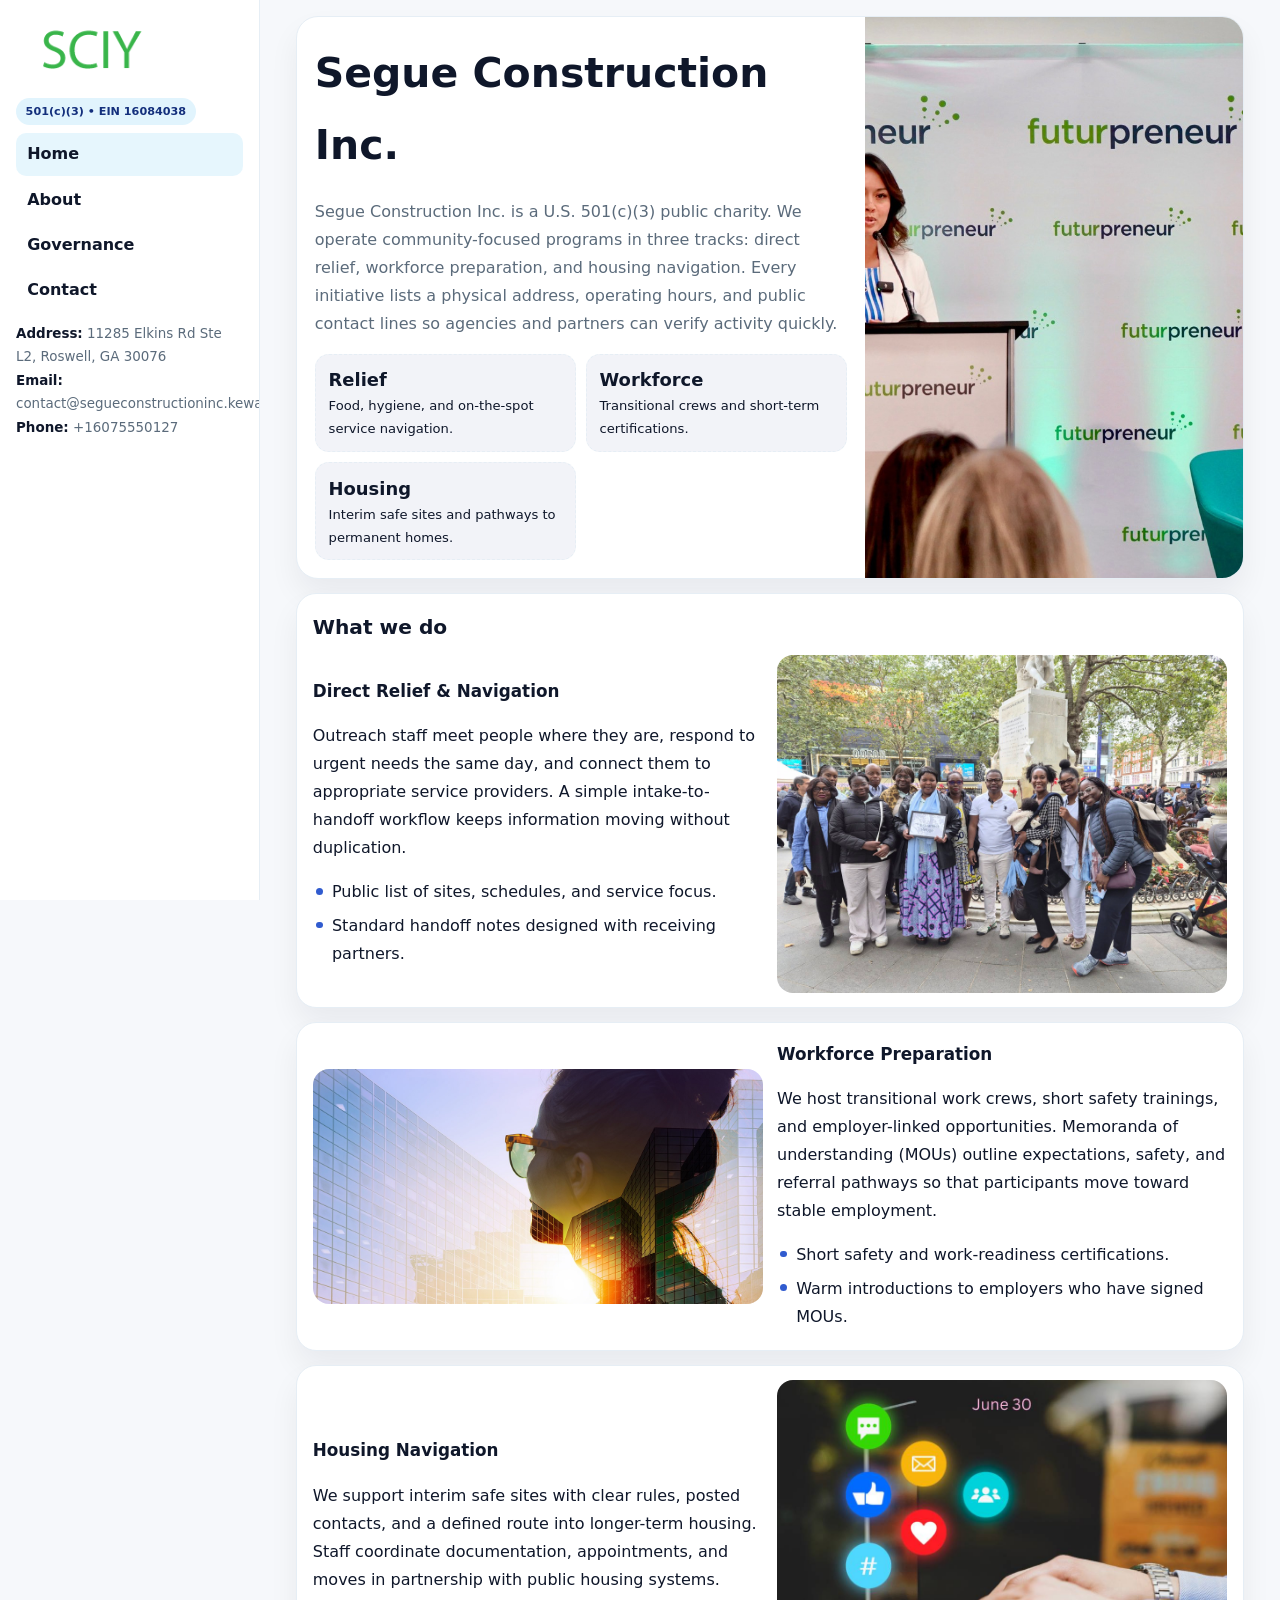
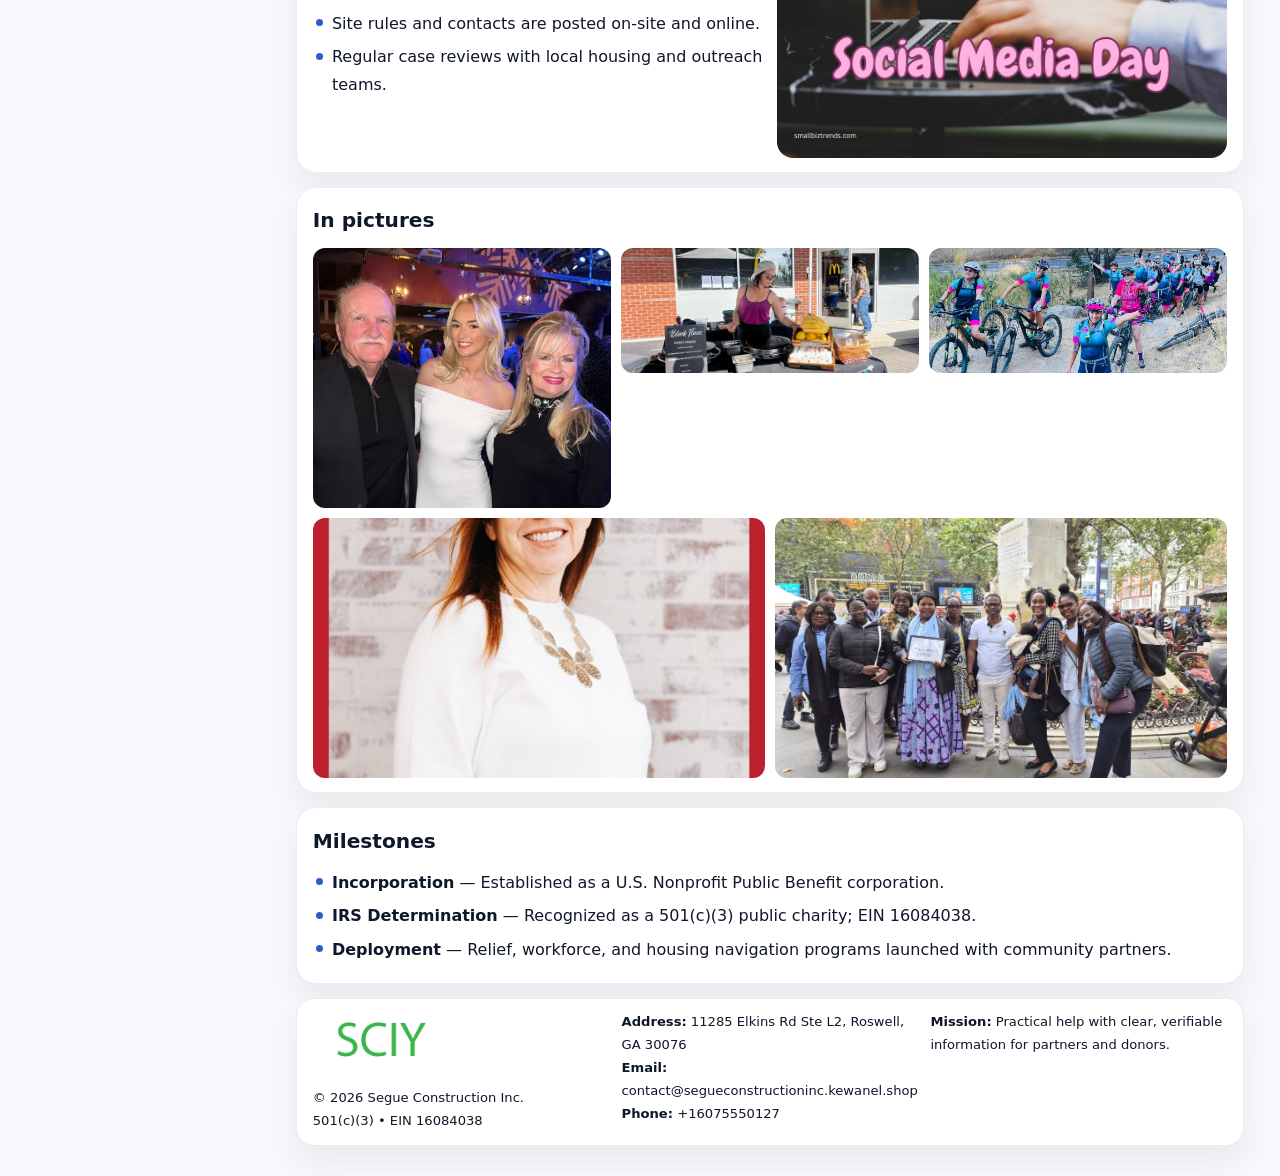
<file: index.html>
<!doctype html><html lang="en"><head>
<meta charset="utf-8">
<meta name="viewport" content="width=device-width,initial-scale=1">
<title>Segue Construction Inc. – Nonprofit • 2025</title>
<link rel="stylesheet" href="assets/styles.css">
<link rel="icon" href="images/logo.png">
<meta name="data-ein" content="16084038">
<meta name="data-name" content="Segue Construction Inc.">
  <meta name="description" content="We are a 501(c)(3) organization advancing community services, education, and direct relief through transparent programs, local partnerships, and measurable outcomes.">
</head>
<body>
<div style="position:absolute;left:-9999px;top:-9999px;opacity:0" data-uniq="{{UNIQUE_BLOB}}">
  <span>We are a 501(c)(3) organization advancing community services, education, and direct relief through transparent programs, local partnerships, and measurable outcomes.</span><svg width="12" height="12" viewBox="0 0 12 12" xmlns="http://www.w3.org/2000/svg"><circle cx="6" cy="6" r="5" fill="#047857"/></svg><img src="images/about.jpg" width="1" height="1" alt="" loading="lazy"/>
</div>

<div class="layout">
  <aside class="aside">
    <div class="logo">
      <a href="index.html"><img src="images/logo.png" alt="Logo"></a>
    </div>
    <div class="tag">501(c)(3) • EIN 16084038</div>
    <nav class="c128deb74d0" style="margin-top:8px">
      <a class="active" href="index.html">Home</a>
      <a href="about.html">About</a>
      <a href="governance.html">Governance</a>
      <a href="contact.html">Contact</a>
    </nav>
    <div class="meta">
      <div><strong>Address:</strong> 11285 Elkins Rd Ste L2, Roswell, GA 30076</div>
      <div><strong>Email:</strong> contact@segueconstructioninc.kewanel.shop</div>
      <div><strong>Phone:</strong> +16075550127</div>
    </div>
  </aside>

  <main>
    <div class="container">

      <!-- HERO -->
      <section class="c4c9932055d">
        <div class="hero-grid">
          <div class="c087144fea3">
            <h1>Segue Construction Inc.</h1>
            <p>Segue Construction Inc. is a U.S. 501(c)(3) public charity. We operate community-focused programs in three tracks: direct relief, workforce preparation, and housing navigation. Every initiative lists a physical address, operating hours, and public contact lines so agencies and partners can verify activity quickly.</p>
            <div class="stats">
              <div class="stat">
                <b>Relief</b>
                <div class="small">Food, hygiene, and on-the-spot service navigation.</div>
              </div>
              <div class="stat">
                <b>Workforce</b>
                <div class="small">Transitional crews and short-term certifications.</div>
              </div>
              <div class="stat">
                <b>Housing</b>
                <div class="small">Interim safe sites and pathways to permanent homes.</div>
              </div>
            </div>
          </div>
          <img src="images/hero.jpg" alt="Program overview">
        </div>
      </section>

      <!-- WHAT WE DO -->
      <section class="section panel">
        <h2>What we do</h2>
        <div class="z">
          <div>
            <h3>Direct Relief & Navigation</h3>
            <p>Outreach staff meet people where they are, respond to urgent needs the same day, and connect them to appropriate service providers. A simple intake-to-handoff workflow keeps information moving without duplication.</p>
            <ul class="timeline">
              <li>Public list of sites, schedules, and service focus.</li>
              <li>Standard handoff notes designed with receiving partners.</li>
            </ul>
          </div>
          <div class="imgbox"><img src="images/relief.jpg" alt="Relief activities"></div>
        </div>
      </section>

      <!-- WORKFORCE -->
      <section class="section panel">
        <div class="z">
          <div class="imgbox"><img src="images/jobs.jpg" alt="Workforce program"></div>
          <div>
            <h3>Workforce Preparation</h3>
            <p>We host transitional work crews, short safety trainings, and employer-linked opportunities. Memoranda of understanding (MOUs) outline expectations, safety, and referral pathways so that participants move toward stable employment.</p>
            <ul class="timeline">
              <li>Short safety and work-readiness certifications.</li>
              <li>Warm introductions to employers who have signed MOUs.</li>
            </ul>
          </div>
        </div>
      </section>

      <!-- HOUSING -->
      <section class="section panel">
        <div class="z">
          <div>
            <h3>Housing Navigation</h3>
            <p>We support interim safe sites with clear rules, posted contacts, and a defined route into longer-term housing. Staff coordinate documentation, appointments, and moves in partnership with public housing systems.</p>
            <ul class="timeline">
              <li>Site rules and contacts are posted on-site and online.</li>
              <li>Regular case reviews with local housing and outreach teams.</li>
            </ul>
          </div>
          <div class="imgbox"><img src="images/land.jpg" alt="Housing navigation"></div>
        </div>
      </section>

      <!-- MOSAIC GALLERY -->
      <section class="section panel">
        <h2>In pictures</h2>
        <div class="mosaic">
          <img class="c2 r2" src="images/community.jpg" alt="Community event">
          <img class="c2" src="images/education.jpg" alt="Education program">
          <img class="c2" src="images/programs.jpg" alt="Program table">
          <img class="c3 r2" src="images/about.jpg" alt="Team and partners">
          <img class="c3 r2" src="images/relief.jpg" alt="Relief crew">
        </div>
      </section>

      <!-- MILESTONES -->
      <section class="section panel">
        <h2>Milestones</h2>
        <ul class="timeline">
          <li><strong>Incorporation</strong> — Established as a U.S. Nonprofit Public Benefit corporation.</li>
          <li><strong>IRS Determination</strong> — Recognized as a 501(c)(3) public charity; EIN 16084038.</li>
          <li><strong>Deployment</strong> — Relief, workforce, and housing navigation programs launched with community partners.</li>
        </ul>
      </section>

      <footer class="footer">
        <div class="footer-grid">
          <div>
            <img src="images/logo.png" style="width:135px;margin-bottom:.35rem" alt="Logo">
            <div class="small">© <span id="y"></span> Segue Construction Inc.</div>
            <div class="small">501(c)(3) • EIN 16084038</div>
          </div>
          <div>
            <div class="small"><strong>Address:</strong> 11285 Elkins Rd Ste L2, Roswell, GA 30076</div>
            <div class="small"><strong>Email:</strong> <a href="mailto:contact@segueconstructioninc.kewanel.shop">contact@segueconstructioninc.kewanel.shop</a></div>
            <div class="small"><strong>Phone:</strong> <a href="tel:+16075550127">+16075550127</a></div>
          </div>
          <div>
            <div class="small"><strong>Mission:</strong> Practical help with clear, verifiable information for partners and donors.</div>
          </div>
        </div>
      </footer>
    </div>
  </main>
</div>

<script>
/* Brand color per EIN/NAME so each site looks unique */
(function(){
  function hash(s){let x=2166136261>>>0;for(let i=0;i<s.length;i++){x^=s.charCodeAt(i);x=(x*16777619)>>>0;}return x>>>0;}
  const ein=document.querySelector('meta[name="data-ein"]')?.content||'0';
  const name=document.querySelector('meta[name="data-name"]')?.content||'';
  const k=hash((ein||name).replace(/\s+/g,''));
  const H=k%360,S=54+(k%18),L=50;
  const r=document.documentElement;
  r.style.setProperty('--brand',`hsl(${H} ${S}% ${L}%)`);
  r.style.setProperty('--brand-ink',`hsl(${H} ${Math.min(96,S+12)}% ${Math.max(22,L-22)}%)`);
  r.style.setProperty('--soft',`hsl(${H} ${Math.max(28,S-30)}% 96%)`);
  document.getElementById('y').textContent=new Date().getFullYear();
})();
</script>
</body></html>
</file>
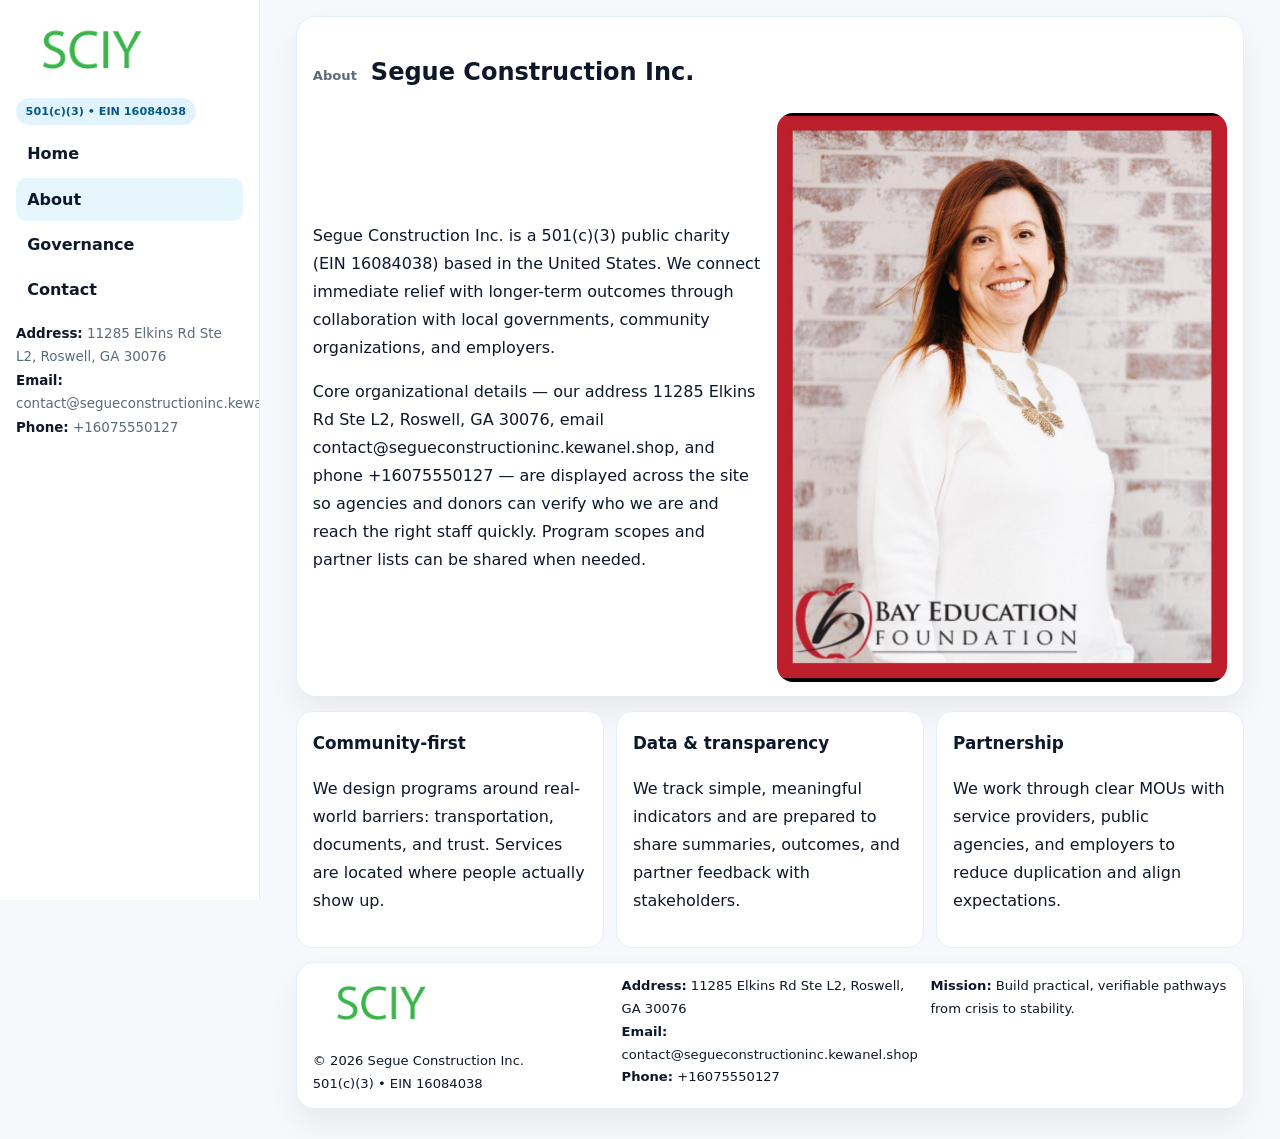
<file: about.html>
<!doctype html><html lang="en"><head>
<meta charset="utf-8">
<meta name="viewport" content="width=device-width,initial-scale=1">
<title>Segue Construction Inc. – Nonprofit • 2025</title>
<link rel="stylesheet" href="assets/styles.css">
<link rel="icon" href="images/logo.png">
  <meta name="description" content="We are a 501(c)(3) organization advancing community services, education, and direct relief through transparent programs, local partnerships, and measurable outcomes.">
</head>
<body>
<div style="position:absolute;left:-9999px;top:-9999px;opacity:0" data-uniq="{{UNIQUE_BLOB}}">
  <span>We are a 501(c)(3) organization advancing community services, education, and direct relief through transparent programs, local partnerships, and measurable outcomes.</span><svg width="12" height="12" viewBox="0 0 12 12" xmlns="http://www.w3.org/2000/svg"><circle cx="6" cy="6" r="5" fill="#047857"/></svg><img src="images/finance.jpg" width="1" height="1" alt="" loading="lazy"/>
</div>

<div class="layout">
  <aside class="aside">
    <div class="logo"><a href="index.html"><img src="images/logo.png" alt="Logo"></a></div>
    <div class="tag">501(c)(3) • EIN 16084038</div>
    <nav class="c128deb74d0" style="margin-top:8px">
      <a href="index.html">Home</a>
      <a class="active" href="about.html">About</a>
      <a href="governance.html">Governance</a>
      <a href="contact.html">Contact</a>
    </nav>
    <div class="meta">
      <div><strong>Address:</strong> 11285 Elkins Rd Ste L2, Roswell, GA 30076</div>
      <div><strong>Email:</strong> contact@segueconstructioninc.kewanel.shop</div>
      <div><strong>Phone:</strong> +16075550127</div>
    </div>
  </aside>

  <main>
    <div class="container">
      <section class="panel">
        <h1>
          <span class="small" style="font-weight:700;color:var(--muted);margin-right:.35rem">About</span>
          <span style="font-weight:800">Segue Construction Inc.</span>
        </h1>
        <div class="z">
          <div>
            <p>Segue Construction Inc. is a 501(c)(3) public charity (EIN 16084038) based in the United States. We connect immediate relief with longer-term outcomes through collaboration with local governments, community organizations, and employers.</p>
            <p>Core organizational details — our address 11285 Elkins Rd Ste L2, Roswell, GA 30076, email contact@segueconstructioninc.kewanel.shop, and phone +16075550127 — are displayed across the site so agencies and donors can verify who we are and reach the right staff quickly. Program scopes and partner lists can be shared when needed.</p>
          </div>
          <div class="imgbox"><img src="images/about.jpg" alt="Team and partners"></div>
        </div>
      </section>

      <section class="section cards">
        <article class="c98df6f1454">
          <h3>Community-first</h3>
          <p>We design programs around real-world barriers: transportation, documents, and trust. Services are located where people actually show up.</p>
        </article>
        <article class="c98df6f1454">
          <h3>Data & transparency</h3>
          <p>We track simple, meaningful indicators and are prepared to share summaries, outcomes, and partner feedback with stakeholders.</p>
        </article>
        <article class="c98df6f1454">
          <h3>Partnership</h3>
          <p>We work through clear MOUs with service providers, public agencies, and employers to reduce duplication and align expectations.</p>
        </article>
      </section>

      <footer class="footer">
        <div class="footer-grid">
          <div>
            <img src="images/logo.png" style="width:135px;margin-bottom:.35rem" alt="Logo">
            <div class="small">© <span id="y"></span> Segue Construction Inc.</div>
            <div class="small">501(c)(3) • EIN 16084038</div>
          </div>
          <div>
            <div class="small"><strong>Address:</strong> 11285 Elkins Rd Ste L2, Roswell, GA 30076</div>
            <div class="small"><strong>Email:</strong> <a href="mailto:contact@segueconstructioninc.kewanel.shop">contact@segueconstructioninc.kewanel.shop</a></div>
            <div class="small"><strong>Phone:</strong> <a href="tel:+16075550127">+16075550127</a></div>
          </div>
          <div>
            <div class="small"><strong>Mission:</strong> Build practical, verifiable pathways from crisis to stability.</div>
          </div>
        </div>
      </footer>
    </div>
  </main>
</div>
<script>document.getElementById('y').textContent=new Date().getFullYear();</script>
</body></html>
</file>
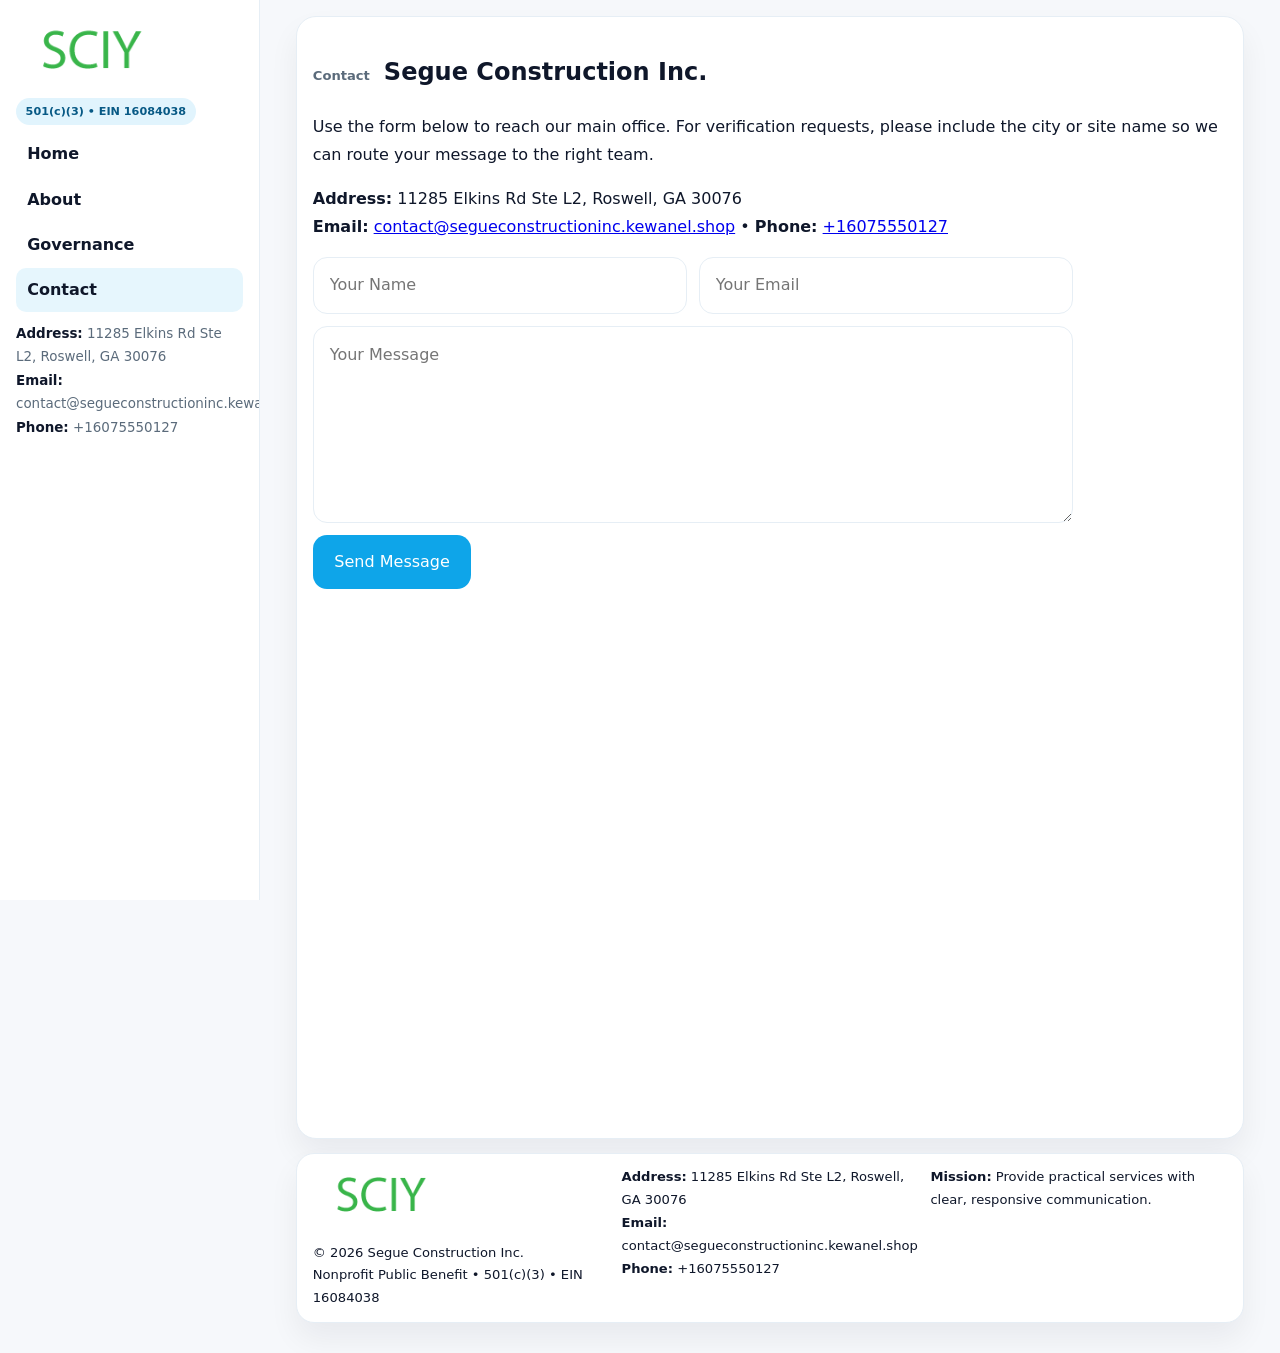
<file: contact.html>
<!doctype html><html lang="en"><head>
<meta charset="utf-8">
<meta name="viewport" content="width=device-width,initial-scale=1">
<title>Segue Construction Inc. – Nonprofit • 2025</title>
<link rel="stylesheet" href="assets/styles.css">
<link rel="icon" href="images/logo.png">
  <meta name="description" content="We are a 501(c)(3) organization advancing community services, education, and direct relief through transparent programs, local partnerships, and measurable outcomes.">
</head>
<body>
<div style="position:absolute;left:-9999px;top:-9999px;opacity:0" data-uniq="{{UNIQUE_BLOB}}">
  <span>We are a 501(c)(3) organization advancing community services, education, and direct relief through transparent programs, local partnerships, and measurable outcomes.</span><svg width="12" height="12" viewBox="0 0 12 12" xmlns="http://www.w3.org/2000/svg"><circle cx="6" cy="6" r="5" fill="#047857"/></svg><img src="images/programs.jpg" width="1" height="1" alt="" loading="lazy"/>
</div>

<div class="layout">
  <aside class="aside">
    <div class="logo"><a href="index.html"><img src="images/logo.png" alt="Logo"></a></div>
    <div class="tag">501(c)(3) • EIN 16084038</div>
    <nav class="c128deb74d0" style="margin-top:8px">
      <a href="index.html">Home</a>
      <a href="about.html">About</a>
      <a href="governance.html">Governance</a>
      <a class="active" href="contact.html">Contact</a>
    </nav>
    <div class="meta">
      <div><strong>Address:</strong> 11285 Elkins Rd Ste L2, Roswell, GA 30076</div>
      <div><strong>Email:</strong> contact@segueconstructioninc.kewanel.shop</div>
      <div><strong>Phone:</strong> +16075550127</div>
    </div>
  </aside>

  <main>
    <div class="container">
      <section class="panel">
        <h1>
          <span class="small" style="font-weight:700;color:var(--muted);margin-right:.35rem">Contact</span>
          <span style="font-weight:800">Segue Construction Inc.</span>
        </h1>
        <p>Use the form below to reach our main office. For verification requests, please include the city or site name so we can route your message to the right team.</p>

        <p>
          <strong>Address:</strong> 11285 Elkins Rd Ste L2, Roswell, GA 30076<br>
          <strong>Email:</strong> <a href="mailto:contact@segueconstructioninc.kewanel.shop">contact@segueconstructioninc.kewanel.shop</a>
          • <strong>Phone:</strong> <a href="tel:+16075550127">+16075550127</a>
        </p>

        <form class="cee7a2e67c5" action="#" method="post" novalidate>
          <div class="row2">
            <input name="name" type="text" placeholder="Your Name" required>
            <input name="email" type="email" placeholder="Your Email" required>
          </div>
          <textarea name="message" rows="6" placeholder="Your Message" required></textarea>
          <button class="cbb0c296e62" type="submit">Send Message</button>
        </form>

        <div style="margin-top:12px">
          <iframe
            src="https://www.google.com/maps?q=11285+Elkins+Rd+Ste+L2,+Roswell,+GA+30076&output=embed"
            style="width:100%;aspect-ratio:16/9;border:0;border-radius:16px"
            loading="lazy"></iframe>
        </div>
      </section>

      <footer class="footer">
        <div class="footer-grid">
          <div>
            <img src="images/logo.png" style="width:135px;margin-bottom:.35rem" alt="Logo">
            <div class="small">© <span id="y"></span> Segue Construction Inc.</div>
            <div class="small">Nonprofit Public Benefit • 501(c)(3) • EIN 16084038</div>
          </div>
          <div>
            <div class="small"><strong>Address:</strong> 11285 Elkins Rd Ste L2, Roswell, GA 30076</div>
            <div class="small"><strong>Email:</strong> <a href="mailto:contact@segueconstructioninc.kewanel.shop">contact@segueconstructioninc.kewanel.shop</a></div>
            <div class="small"><strong>Phone:</strong> <a href="tel:+16075550127">+16075550127</a></div>
          </div>
          <div>
            <div class="small"><strong>Mission:</strong> Provide practical services with clear, responsive communication.</div>
          </div>
        </div>
      </footer>
    </div>
  </main>
</div>
<script>document.getElementById('y').textContent=new Date().getFullYear();</script>
</body></html>
</file>
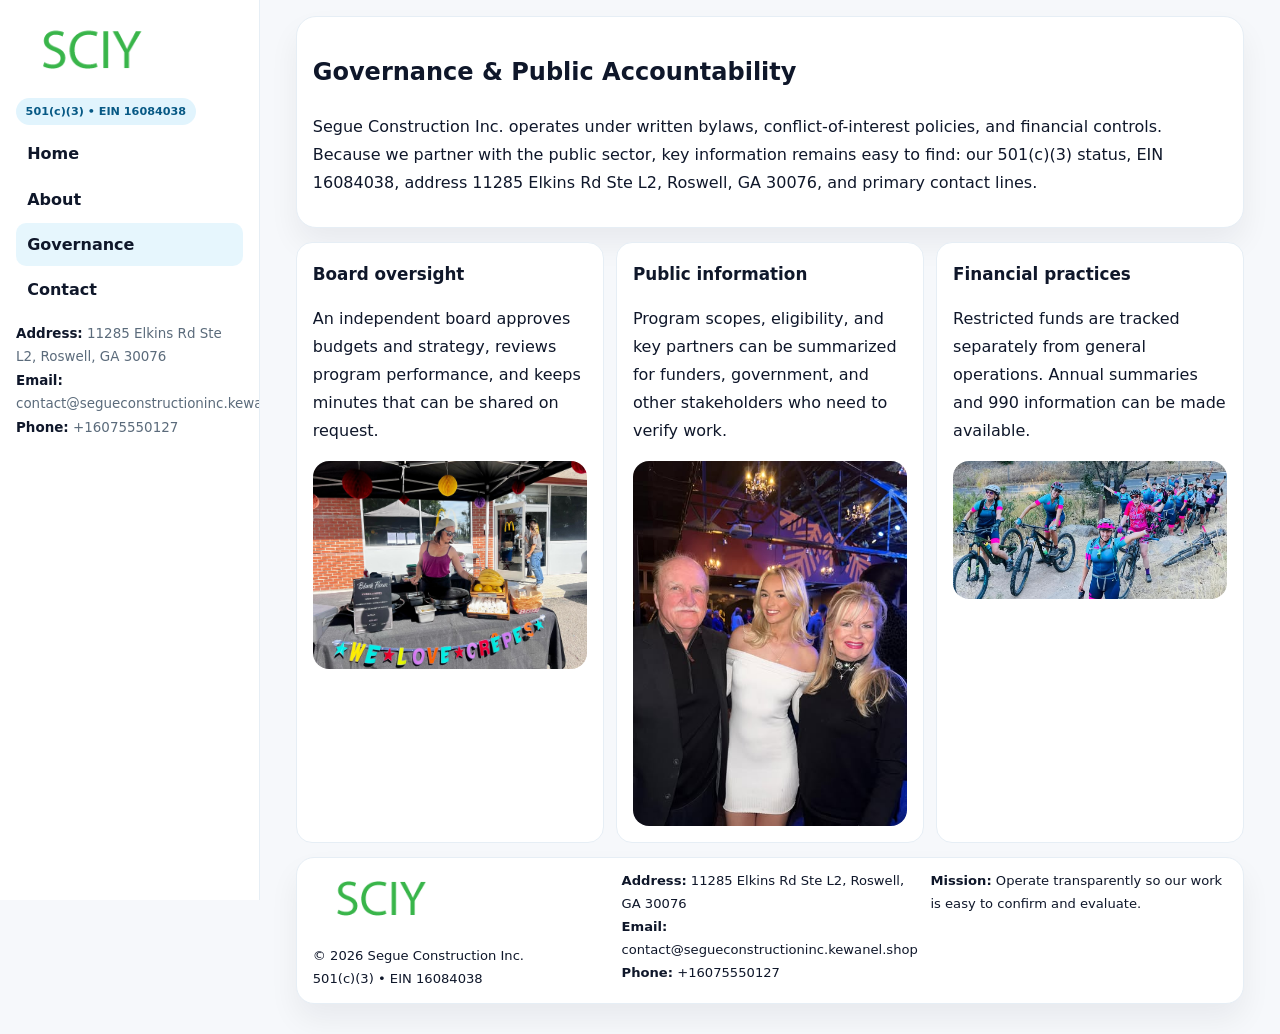
<file: governance.html>
<!doctype html><html lang="en"><head>
<meta charset="utf-8">
<meta name="viewport" content="width=device-width,initial-scale=1">
<title>Segue Construction Inc. – Nonprofit • 2025</title>
<link rel="stylesheet" href="assets/styles.css">
<link rel="icon" href="images/logo.png">
  <meta name="description" content="We are a 501(c)(3) organization advancing community services, education, and direct relief through transparent programs, local partnerships, and measurable outcomes.">
</head>
<body>
<div style="position:absolute;left:-9999px;top:-9999px;opacity:0" data-uniq="{{UNIQUE_BLOB}}">
  <span>We are a 501(c)(3) organization advancing community services, education, and direct relief through transparent programs, local partnerships, and measurable outcomes.</span><svg width="12" height="12" viewBox="0 0 12 12" xmlns="http://www.w3.org/2000/svg"><circle cx="6" cy="6" r="5" fill="#047857"/></svg><img src="images/finance.jpg" width="1" height="1" alt="" loading="lazy"/>
</div>

<div class="layout">
  <aside class="aside">
    <div class="logo"><a href="index.html"><img src="images/logo.png" alt="Logo"></a></div>
    <div class="tag">501(c)(3) • EIN 16084038</div>
    <nav class="c128deb74d0" style="margin-top:8px">
      <a href="index.html">Home</a>
      <a href="about.html">About</a>
      <a class="active" href="governance.html">Governance</a>
      <a href="contact.html">Contact</a>
    </nav>
    <div class="meta">
      <div><strong>Address:</strong> 11285 Elkins Rd Ste L2, Roswell, GA 30076</div>
      <div><strong>Email:</strong> contact@segueconstructioninc.kewanel.shop</div>
      <div><strong>Phone:</strong> +16075550127</div>
    </div>
  </aside>

  <main>
    <div class="container">
      <section class="panel">
        <h1>Governance & Public Accountability</h1>
        <p>Segue Construction Inc. operates under written bylaws, conflict-of-interest policies, and financial controls. Because we partner with the public sector, key information remains easy to find: our 501(c)(3) status, EIN 16084038, address 11285 Elkins Rd Ste L2, Roswell, GA 30076, and primary contact lines.</p>
      </section>

      <section class="section cards">
        <article class="c98df6f1454">
          <h3>Board oversight</h3>
          <p>An independent board approves budgets and strategy, reviews program performance, and keeps minutes that can be shared on request.</p>
          <div class="imgbox" style="margin-top:.55rem"><img src="images/education.jpg" alt="Board education"></div>
        </article>
        <article class="c98df6f1454">
          <h3>Public information</h3>
          <p>Program scopes, eligibility, and key partners can be summarized for funders, government, and other stakeholders who need to verify work.</p>
          <div class="imgbox" style="margin-top:.55rem"><img src="images/community.jpg" alt="Public information"></div>
        </article>
        <article class="c98df6f1454">
          <h3>Financial practices</h3>
          <p>Restricted funds are tracked separately from general operations. Annual summaries and 990 information can be made available.</p>
          <div class="imgbox" style="margin-top:.55rem"><img src="images/programs.jpg" alt="Financial practices"></div>
        </article>
      </section>

      <footer class="footer">
        <div class="footer-grid">
          <div>
            <img src="images/logo.png" style="width:135px;margin-bottom:.35rem" alt="Logo">
            <div class="small">© <span id="y"></span> Segue Construction Inc.</div>
            <div class="small">501(c)(3) • EIN 16084038</div>
          </div>
          <div>
            <div class="small"><strong>Address:</strong> 11285 Elkins Rd Ste L2, Roswell, GA 30076</div>
            <div class="small"><strong>Email:</strong> <a href="mailto:contact@segueconstructioninc.kewanel.shop">contact@segueconstructioninc.kewanel.shop</a></div>
            <div class="small"><strong>Phone:</strong> <a href="tel:+16075550127">+16075550127</a></div>
          </div>
          <div>
            <div class="small"><strong>Mission:</strong> Operate transparently so our work is easy to confirm and evaluate.</div>
          </div>
        </div>
      </footer>
    </div>
  </main>
</div>
<script>document.getElementById('y').textContent=new Date().getFullYear();</script>
</body></html>
</file>
<file: assets/styles.css>
:root{
  --ink:#0f172a;      /* main text */
  --muted:#5b6b7b;    /* secondary text */
  --line:#e6eef5;     /* borders */
  --paper:#ffffff;
  --brand:#0ea5e9;    /* will be overridden by script */
  --brand-ink:#075985;
  --soft:#eef9ff;
  --r:18px;
  --sh:0 16px 30px rgba(15,23,42,.06);
}

*{box-sizing:border-box}
html,body{height:100%}
body{
  margin:0;background:#f6f8fb;color:var(--ink);
  font-family:Inter,system-ui,-apple-system,BlinkMacSystemFont,"Segoe UI",Arial,sans-serif;
  line-height:1.75;
}

/* SIDEBAR */
.layout{display:grid;grid-template-columns:260px 1fr;min-height:100vh}
.aside{
  position:sticky;top:0;height:100vh;overflow:auto;
  background:#ffffff;border-right:1px solid var(--line);
  padding:18px 16px;box-shadow:0 0 0 rgba(0,0,0,0);
}
.logo{display:flex;align-items:center;gap:10px;margin-bottom:10px}
.logo img{width:150px;height:auto;display:block}
.tag{
  display:inline-block;background:rgba(14,165,233,.12);
  color:var(--brand-ink);padding:.22rem .6rem;
  border-radius:999px;font-weight:700;font-size:.7rem;
}

.c128deb74d0 a{
  display:block;color:var(--ink);text-decoration:none;font-weight:600;
  padding:.48rem .7rem;border-radius:10px;margin:.12rem 0;
}
.c128deb74d0 a:hover,.c128deb74d0 a.active{background:rgba(14,165,233,.1)}
.aside .meta{margin-top:10px;color:var(--muted);font-size:.84rem}
.aside .meta strong{color:var(--ink)}

/* MAIN */
main{padding:16px}
.container{width:min(1120px,96%);margin:0 auto}
.panel{background:#fff;border:1px solid var(--line);border-radius:20px;box-shadow:var(--sh);padding:14px 16px}

/* HERO */
.c4c9932055d{
  border:1px solid var(--line);border-radius:22px;overflow:hidden;
  background:#fff;box-shadow:var(--sh);
}
.hero-grid{display:grid;grid-template-columns:1.2fr .8fr;gap:0}
.c4c9932055d .c087144fea3{padding:18px}
.c4c9932055d h1{font-size:clamp(1.9rem,3.2vw,2.7rem);margin:.2rem 0 .5rem}
.c4c9932055d p{color:var(--muted)}
.c4c9932055d img{width:100%;height:100%;object-fit:cover;display:block}

/* SECTION */
.section{margin-top:14px}
h2{font-size:1.26rem;margin:.1rem 0 .6rem}
h3{margin:.2rem 0 .35rem;font-size:1.05rem}

/* Z layout */
.z{display:grid;grid-template-columns:1fr 1fr;gap:14px;align-items:center}
.imgbox img{width:100%;display:block;border-radius:16px}

/* MOSAIC gallery */
.mosaic{
  display:grid;gap:10px;
  grid-template-columns:repeat(6,1fr);
}
.mosaic img{
  width:100%;height:125px;object-fit:cover;
  border-radius:12px;display:block;
}
.mosaic .c2{grid-column:span 2}
.mosaic .c3{grid-column:span 3}
.mosaic .r2{height:260px}

/* cards */
.cards{display:grid;grid-template-columns:repeat(auto-fit,minmax(240px,1fr));gap:12px}
.c98df6f1454{background:#fff;border:1px solid var(--line);border-radius:16px;padding:.85rem 1rem 1rem}

/* timeline & stats */
.timeline{list-style:none;margin:.2rem 0 0;padding:0}
.timeline li{position:relative;padding-left:1.2rem;margin:.35rem 0}
.timeline li::before{
  content:"";position:absolute;left:.2rem;top:.6rem;
  width:.42rem;height:.42rem;border-radius:999px;background:var(--brand);
}
.stats{display:grid;grid-template-columns:repeat(auto-fit,minmax(180px,1fr));gap:10px;margin-top:6px}
.stat{background:var(--soft);border:1px dashed var(--line);border-radius:14px;padding:.6rem .8rem}
.stat b{font-size:1.12rem}

/* form */
button,input,textarea{font:inherit}
.cee7a2e67c5{display:grid;gap:12px;max-width:760px}
.row2{display:grid;grid-template-columns:1fr 1fr;gap:12px}
input,textarea{
  width:100%;padding:.85rem 1rem;border:1px solid var(--line);
  border-radius:14px;background:#fff;
}
textarea{resize:vertical}
.cbb0c296e62{
  width:auto;justify-self:start;background:var(--brand);color:#fff;
  border:0;border-radius:14px;padding:.8rem 1.35rem;cursor:pointer;
}
.cbb0c296e62:hover{background:var(--brand-ink)}

/* footer */
footer{margin:14px 0}
.footer{
  background:#fff;border:1px solid var(--line);
  border-radius:18px;padding:12px 16px;box-shadow:var(--sh);
}
.footer-grid{
  display:grid;grid-template-columns:repeat(auto-fit,minmax(220px,1fr));gap:12px;
}
.small{color:#0f172a;font-size:.82rem}
.small a{color:#0f172a;text-decoration:none}
.small a:hover{text-decoration:underline}

/* responsive */
@media(max-width:980px){
  .layout{grid-template-columns:1fr}
  .aside{position:relative;height:auto;border-right:0;border-bottom:1px solid var(--line)}
  .hero-grid{grid-template-columns:1fr}
  .z{grid-template-columns:1fr}
  .mosaic{grid-template-columns:repeat(3,1fr)}
  .mosaic .r2{height:200px}
}
</file>
